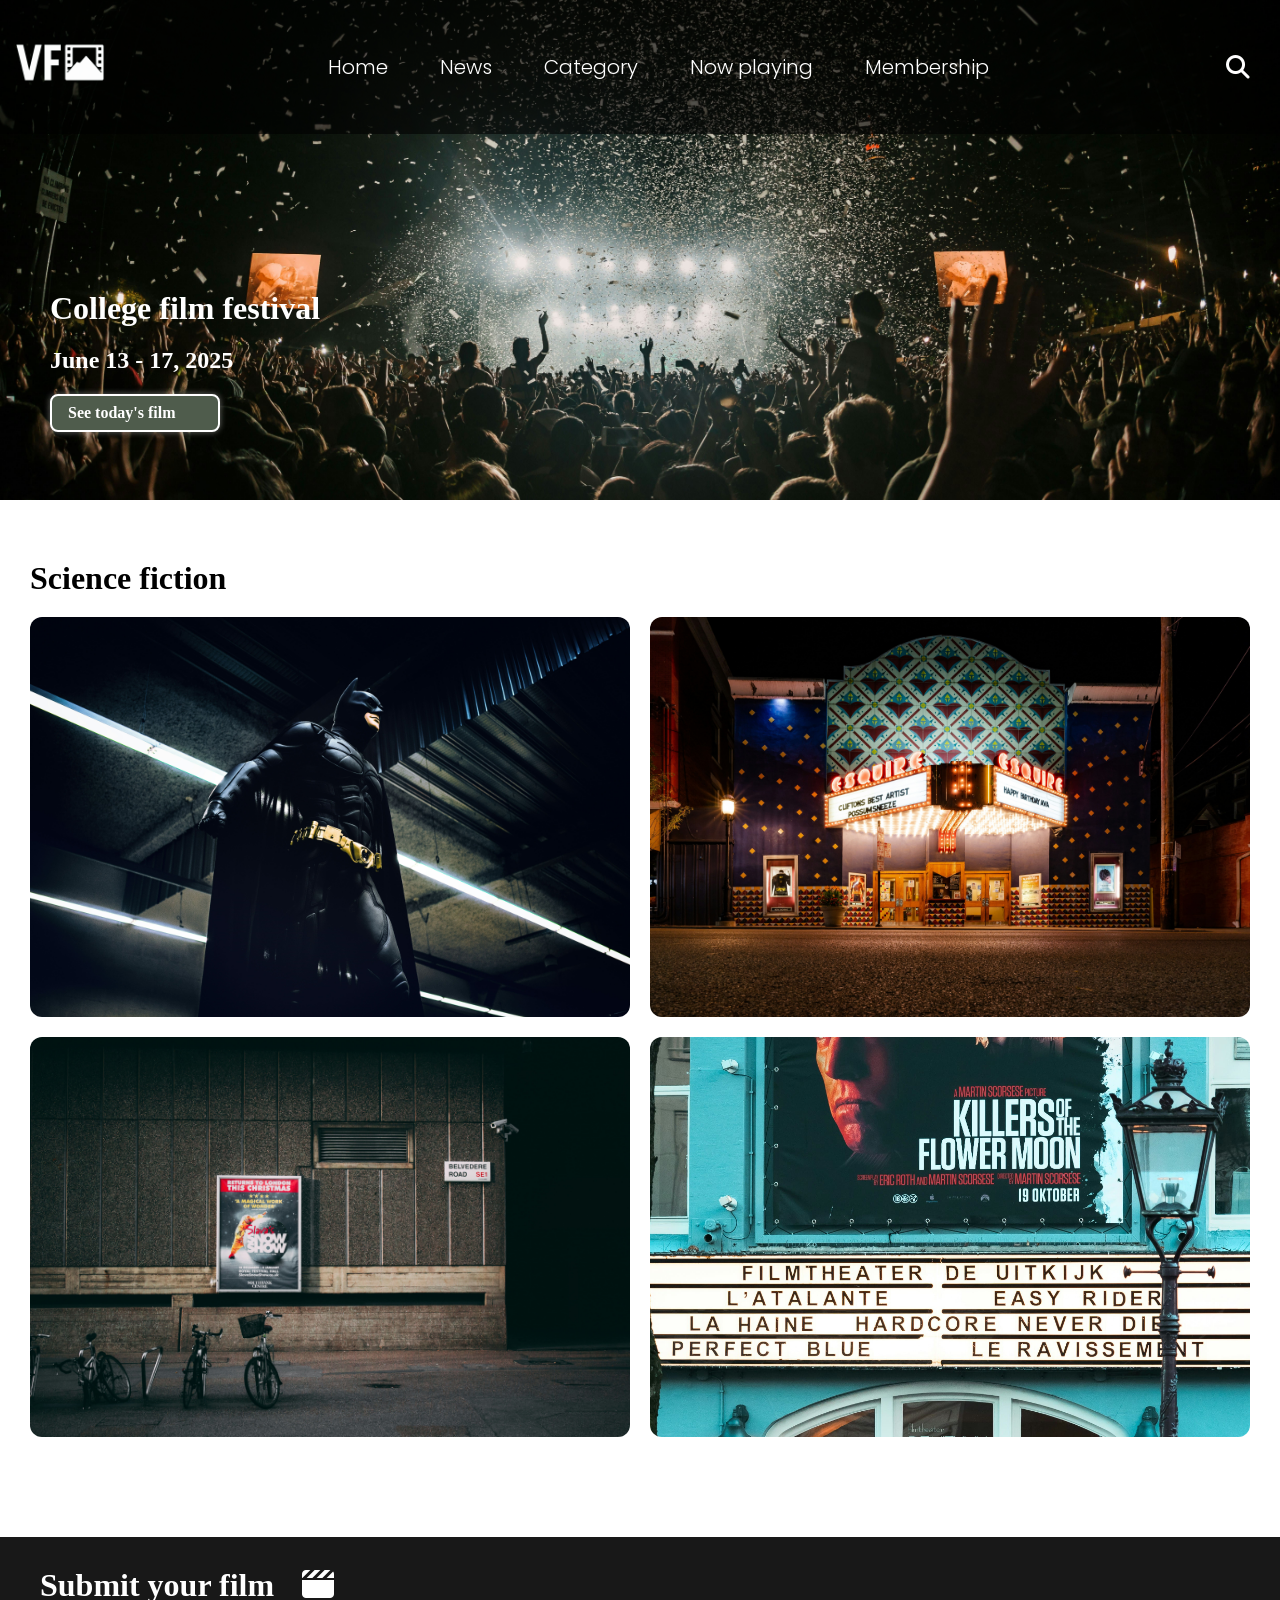
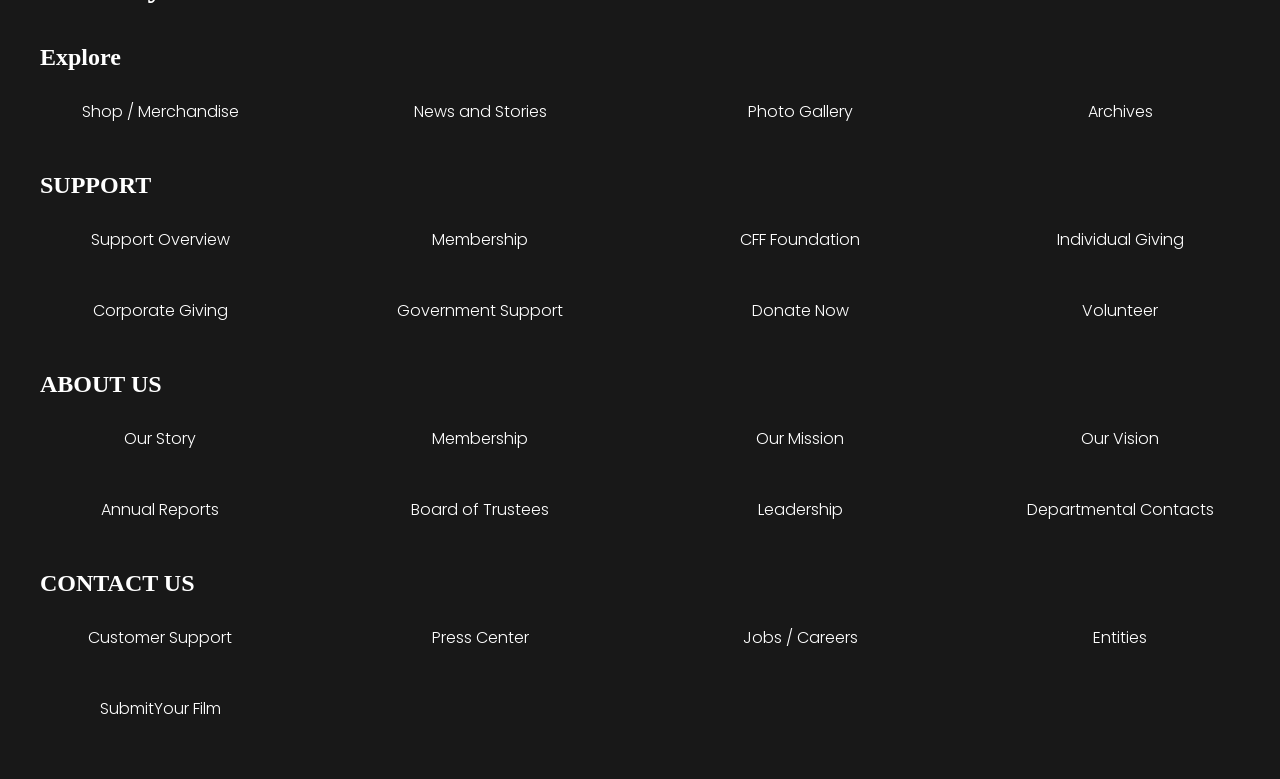
<file: Html:Css Layout/archive.html>
<!DOCTYPE html>
<html lang="en">
<head>
    <meta charset="UTF-8">
    <meta name="viewport" content="width=device-width, initial-scale=1.0">
    <title>Movie</title>
    <link rel="stylesheet" href="https://cdnjs.cloudflare.com/ajax/libs/font-awesome/6.5.0/css/all.min.css">
    <script src="main.js" defer></script>
    <link rel="stylesheet" href="style.css">
    <link href="https://fonts.googleapis.com/css2?family=Poppins:wght@400;600&display=swap" rel="stylesheet">
</head>
<body>
    <header>
        <div class="top">
            <img src="image/vf-logo.png" alt="Vancouver Film Festival Logo" class="logo">
            <div class="top-menu">
                <a href="index.html">Home</a>
                <a href="#news">News</a>
                <a href="archive.html">Category</a>
                <a href="#now-playing">Now playing</a>
                <a href="#call-to-action">Membership</a>
            </div>

            <div class="top-icon">
                <i class="fas fa-search"></i>
                <button class="hamburger">
                    <i class="fa-solid fa-bars"></i>
                </button>
            </div>
        </div>

        <div class="overlay-menu">
            <button class="close-btn"><i class="fa-solid fa-xmark"></i></button>
            <nav class="overlay-nav">
                <a href="index.html">Home</a>
                <a href="#news">News</a>
                <a href="archive.html">Category</a>
                <a href="#now-playing">Now Playing</a>
                <a href="#call-to-action">Membership</a>
            </nav>
        </div>

        <div class="hero">
            <h1>College film festival</h1>
            <h2>June 13 - 17, 2025</h2>
            <a href="#todays-films" class="hero-btn">See today's film</a>
        </div>
    </header>

    <main>

    <div class="category" id="category">
        <h1>Science fiction</h1>
        <div class="feature-wrapper">
            <div class="feature">
                
                <div class="feature-card">
                    <div class="feature-content">
                        <h1 class="movie-title">Batman</h1>
                        <h1>June 13-17</h1>
                        <h2>Science fiction</h2>
                        <a href="overtheedge.html">See details</a>
                        <button class="share-btn"><i class="fa-solid fa-share-nodes"></i></button>
                    </div>
                </div>    
                <div class="feature-card">
                    <div class="feature-content">
                        <h1 class="movie-title">Silent Horizon</h1>
                        <h1>June 13-16</h1>
                        <h2>Science fiction</h2>
                        <a href="overtheedge.html">See details</a>
                        <button class="share-btn"><i class="fa-solid fa-share-nodes"></i></button>
                    </div>
                </div>  
                <div class="feature-card">
                    <div class="feature-content">
                        <h1 class="movie-title">Fragments of Tomorrow</h1>
                        <h1>June 14-17</h1>
                        <h2>Science fiction</h2>
                        <a href="overtheedge.html">See details</a>
                        <button class="share-btn"><i class="fa-solid fa-share-nodes"></i></button>
                    </div>
                </div>   
                <div class="feature-card">
                    <div class="feature-content">
                        <h1 class="movie-title">Beneath the Starlit Sky</h1>
                        <h1>June 13-15</h1>
                        <h2>Science fiction</h2>
                        <a href="overtheedge.html">See details</a>
                        <button class="share-btn"><i class="fa-solid fa-share-nodes"></i></button>
                    </div>
                </div>   
                
            </div>
        </div>
    </div>


        <footer id="footer">
            <div class="submit">
                <a href="#">Submit your film <i class="fa-solid fa-clapperboard"></i> </a>
            </div>

            <div class="explore">
                <h2>Explore</h2>
                <div class="explore-menu">
                    <a href="#">Shop / Merchandise</a>
                    <a href="#">News and Stories</a>
                    <a href="#">Photo Gallery</a>
                    <a href="#">Archives</a>
                </div>
            </div>

            <div class="support">
                <h2>SUPPORT</h2>
                <div class="support-menu">
                    <a href="#">Support Overview</a>
                    <a href="#">Membership</a>
                    <a href="#">CFF Foundation</a>
                    <a href="#">Individual Giving</a>
                    <a href="#">Corporate Giving</a>
                    <a href="#">Government Support</a>
                    <a href="#">Donate Now</a>
                    <a href="#">Volunteer</a>
                </div>
            </div>

            <div class="about">
                <h2>ABOUT US</h2>
                <div class="about-menu">
                    <a href="#">Our Story</a>
                    <a href="#">Membership</a>
                    <a href="#">Our Mission</a>
                    <a href="#">Our Vision</a>
                    <a href="#">Annual Reports</a>
                    <a href="#">Board of Trustees</a>
                    <a href="#">Leadership</a>
                    <a href="#">Departmental Contacts</a>
                </div>
            </div>

            <div class="contact">
                <h2>CONTACT US</h2>
                <div class="contact-menu">
                    <a href="#">Customer Support</a>
                    <a href="#">Press Center</a>
                    <a href="#">Jobs / Careers</a>
                    <a href="#">Entities</a>
                    <a href="#">SubmitYour Film</a>
                </div>
            </div>

        </footer>
    </main>
    
</body>
</html>
</file>
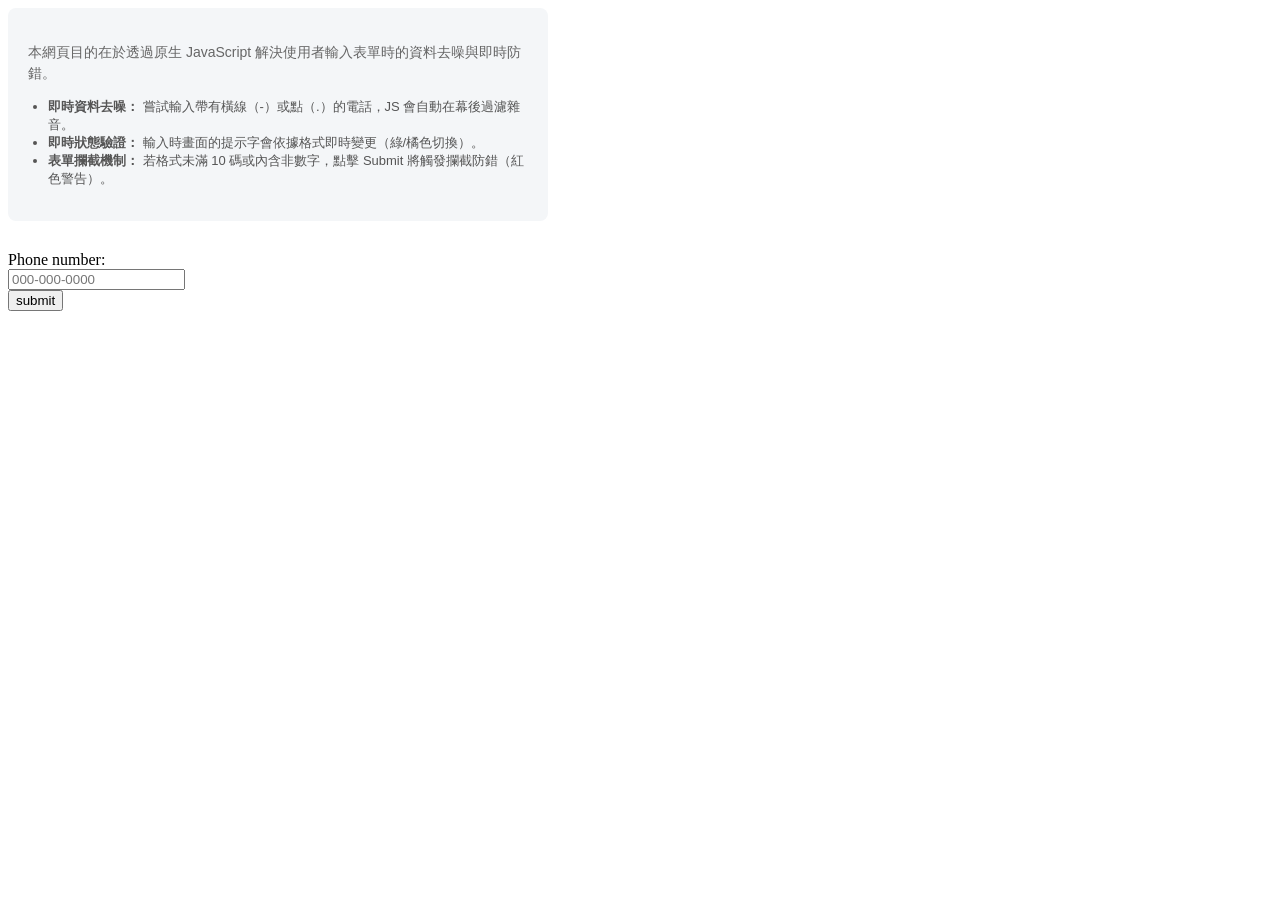
<file: JavaScript Lab/tasks.html>
<!DOCTYPE html>
<html lang="en">
<head>
    <meta charset="UTF-8">
    <meta name="viewport" content="width=device-width, initial-scale=1.0">
    <title>Phone Number Form</title>

    <style>
        label, input {
            display: block;
        }

        .validation-message {
            color:orange;
            font-weight: bold;
        }

        /* Use this class for the message when the user types a valid number. */
        .valid {
            color: green;
        }

        /* Use this class for the message when the user SUBMITS an invalid number. */
        .invalid {
            color:red;
        }

        #success {
            background-color: aquamarine;
            color: green;
            padding:1rem;
            display:none;
        }

        /* Use this class for the "success" message box when the user submits a valid number. */
        #success.show-success {
            display:block;
        }

    </style>
</head>
<body>
            
        <div style="background-color: #f4f6f8; padding: 20px; border-radius: 8px; margin-bottom: 30px; font-family: sans-serif; max-width: 500px;">
            <p style="font-size: 14px; color: #666; line-height: 1.5;">
                本網頁目的在於透過原生 JavaScript 解決使用者輸入表單時的資料去噪與即時防錯。
            </p>
            <ul style="font-size: 13px; color: #555; padding-left: 20px;">
                <li><strong>即時資料去噪：</strong> 嘗試輸入帶有橫線（-）或點（.）的電話，JS 會自動在幕後過濾雜音。</li>
                <li><strong>即時狀態驗證：</strong> 輸入時畫面的提示字會依據格式即時變更（綠/橘色切換）。</li>
                <li><strong>表單攔截機制：</strong> 若格式未滿 10 碼或內含非數字，點擊 Submit 將觸發攔截防錯（紅色警告）。</li>
            </ul>
        </div>
<!-- 說明區塊結束，底下接你原本的 <form> -->
    <form id="form" >
        <label>
            Phone number:
            <input type="text" name="phone" id="phone-input" placeholder="000-000-0000">
            <!-- The span below should tell the user, in real time, about the validity of their input. -->
            <span class="invalid" id="phone-validation-message"></span>
        </label>
        <input type="submit" value="submit">
    </form>

    <!-- Note that the below div is hidden by default -->
    <div id="success">
        Thank you for submitting your phone number!
    </div>

    <script>
        let phone = "";
        const validationMessage = document.getElementById('phone-validation-message');
        let successMessage = document.getElementById('success');
        const phoneInput = document.getElementById('phone-input');
        phoneInput.addEventListener('input', function() {         
            phone = phoneInput.value.replaceAll("-", "").replaceAll(".", "");
            if(phone.length == 10 && !isNaN(Number(phone))) {
                validationMessage.textContent = "Phone number validated";
                validationMessage.className = "valid";
            }
            else {    
                validationMessage.textContent = "Please enter a valid number";
                validationMessage.className = "validation-message";
            }
            });

        document.getElementById('form').addEventListener('submit', function(event) {
            event.preventDefault();
  
            if (phone.length !== 10 || isNaN(Number(phone))) {
                validationMessage.textContent = "Invalid phone number.";
                validationMessage.className = "invalid";
                successMessage.style.display = "none";
            } 
            else {
                validationMessage.textContent = "Phone number validated";
                validationMessage.className = "valid";
                successMessage.style.display = "block";
            }
            });
    </script>
</body>
</html>
</file>
<file: Html:Css Layout/style.css>
* {
  margin: 0;
  padding: 0;
  box-sizing: border-box;
}
.top {
    display: flex;
    justify-content: space-between;
    background-color: rgba(0, 0, 0, 0.6);
}
.top img {
  padding-top: 5px;
  width: 120px;
  height: 120px;
}
.top-menu {
    display: flex;
    align-items: center;
    justify-content: space-around;
    gap: 20px;
    font-size: 20px;
}
.top-menu a {
    position: relative;
    display: inline-block;
    padding: 8px 16px;
    color: white;
    text-decoration: none;
    z-index: 0;
    transition: color 0.3s ease;
    font-family: 'Poppins', sans-serif;
    font-weight: 300;
}
.top-menu a::before, .explore-menu a::before, .support-menu a::before, .about-menu a::before, .contact-menu a::before {
    content: "";
    position: absolute;
    inset: 0;
    border: 2px solid white;
    border-radius: 6px;
    opacity: 0;
    transform: scale(0.85);
    transition: all 0.3s ease;
    z-index: -1;
}
.top-menu a:hover::before, .explore-menu a:hover::before, .support-menu a:hover::before, .about-menu a:hover::before, .contact-menu a:hover::before  {
    opacity: 1;
    transform: scale(1);
}
.fa-search{
    color: white;
    font-size: 24px;
    background: none;
    border: none;
    padding: 0;
    cursor: pointer;
    display: inline-block;
    padding: 55px 30px;
}
header {
    background-image: url("image/danny-howe-bn-D2bCvpik-unsplash.jpg"); 
    background-size: cover;       
    background-position: center;   
    background-repeat: no-repeat;
    height: 500px;
    margin-bottom: 30px;
}
.hero {
    position: absolute;
    top: 290px;
    left: 50px;
    color: white;
    display: flex;
    gap: 20px;
    flex-direction: column;
}
.hero-btn {
    display: inline-block;
    padding: 8px 16px;
    font-size: 16px;
    font-weight: 600;
    color: white;
    background-color: rgb(79, 92, 76);
    border: 2px solid white;
    border-radius: 8px;
    text-decoration: none;
    transition: all 0.3s ease;
    cursor: pointer;
    box-shadow: 0 0 6px rgba(255,255,255,0.4);
    max-width: 170px;
}
.hero-btn:hover {
    background-color: rgba(255, 255, 255, 0.868);
    color: #111;
    box-shadow: 0 0 12px rgba(255,255,255,0.7);
}
.feature {
    display: grid;
    grid-template-columns: 1fr 1fr;
    justify-content: start;
    align-items: center;
    gap: 20px;
    padding-top: 20px;
}
.featured-films {
    padding: 60px 40px;
}
.feature-card {
    display: flex;
    flex-direction: column;
    padding-top: 20px;
    position: relative;
    width: 100%;
    height: 400px;
    border-radius: 12px;
    overflow: hidden;
    background-size: cover;
    background-position: center;
    transition: transform 0.3s ease;
    cursor: pointer;
}
.feature-content {
    position: absolute;
    inset: 0;
    background-color: rgba(0, 0, 0, 0.7);
    padding: 20px;
    opacity: 0;
    transition: opacity 0.3s ease;
    display: flex;
    flex-direction: column;
    justify-content: start;
    color: white;
}
.feature-content h2 {
    font-size: 20px;
    color: #ffd700;
    padding-top: 10px;
    padding-left: 5px;
}
.feature-content p {
    font-size: 16px;
}
.feature-card:hover .feature-content {
    opacity: 1;
}
.feature-content a {
    position: absolute;
    bottom: 20px;
    right: 20px;
    background-color: #ffd700;
    color: #111;
    padding: 8px 14px;
    border: none;
    border-radius: 6px;
    font-size: 14px;
    font-weight: 600;
    text-decoration: none;
    transition: background-color 0.3s ease, color 0.3s ease;
    box-shadow: 0 2px 6px rgba(0, 0, 0, 0.3);
}
.feature-content a:hover {
    background-color: white;
    color: #111;
}
.feature-card:nth-child(1) {
  background-image: url('image/serge-kutuzov-meqVd5zwylI-unsplash.jpg');
}
.feature-card:nth-child(2) {
  background-image: url('image/dylan-freedom-hYkWbfpxYs8-unsplash.jpg');
}
.feature-card:nth-child(3) {
  background-image: url('image/jeremy-downes-CLghNOrloa0-unsplash.jpg');
}
.feature-card:nth-child(4) {
  background-image: url('image/peyman-shojaei-rI-inb82slw-unsplash.jpg');
}
.feature-card:hover {
    transform: scale(1.03);
}
.news {
    display: grid;
    grid-template-columns: 1fr 1fr 1fr;
    justify-content: start;
    align-items: center;
    gap: 20px;
    padding-top: 20px;
}
.news-article {
    display: flex;
    flex-direction: column;
    padding-top: 20px;
    position: relative;
    width: 100%;
    height: 300px;
    border-radius: 12px;
    overflow: hidden;
    background-size: cover;
    background-position: center;
    transition: transform 0.3s ease;
    cursor: pointer;
}
.news-container {
    padding: 20px 20px;
}
.news-content {
    color: white;
    padding: 20px 0;
}
.news-article:nth-child(1) {
  background-image: url('image/lucas-santos-Xx1OQBR3mns-unsplash.jpg');
}
.news-article:nth-child(2) {
  background-image: url('image/deon-fosu-ZQZrvL7DwiI-unsplash.jpg');
}
.news-article:nth-child(3) {
  background-image: url('image/hanvin-cheong-EfLy5-QAb9s-unsplash.jpg');
}
.news-article:hover {
    transform: scale(1.03);
}
.news-content {
    position: absolute;
    inset: 0;
    background-color: rgba(0, 0, 0, 0.7);
    padding: 20px;
    opacity: 0;
    transition: opacity 0.3s ease;
    display: flex;
    flex-direction: column;
    justify-content: start;
}
.news-content h3 {
    font-size: 24px;
    padding-bottom: 20px;
}
.news-content p {
    font-size: 16px;
}
.news-article:hover .news-content {
    opacity: 1;
}
.news-content a {
    position: absolute;
    bottom: 20px;
    right: 20px;
    background-color: #ffd700;
    color: #111;
    padding: 8px 14px;
    border: none;
    border-radius: 6px;
    font-size: 14px;
    font-weight: 600;
    text-decoration: none;
    transition: background-color 0.3s ease, color 0.3s ease;
    box-shadow: 0 2px 6px rgba(0, 0, 0, 0.3);
}
.news-content a:hover {
    background-color: white;
    color: #111;
}
.now {
    display: grid;
    grid-auto-flow: column;
    grid-auto-columns: minmax(380px, 1fr); 
    gap: 20px;
    overflow-x: auto;
    scroll-snap-type: x mandatory;
    padding: 20px 0;
    scroll-padding-left: 20px;
}
.now-playing-container {
    padding: 50px 20px;
}
.film-card {
    height: 600px;
    background-size: cover;
    background-position: center;
    border-radius: 12px;
    position: relative;
    scroll-snap-align: start;
    transition: transform 0.3s ease;
}
.film-card:nth-child(1) {
    background-image: url("image/Untitled.jpeg"); 
}
.film-card:nth-child(2) {
    background-image: url("image/alessandro-sacchi-nENDChkU9ss-unsplash.jpg"); 
}
.film-card:nth-child(3) {
    background-image: url("image/efe-kurnaz-RnCPiXixooY-unsplash.jpg"); 
}
.film-card:nth-child(4) {
    background-image: url("image/karina-lago--OpEshnHkWk-unsplash.jpg"); 
}
.film-card:nth-child(5) {
    background-image: url("image/library-of-congress-3ujfoSnBcI4-unsplash.jpg"); 
}
.film-card:nth-child(6) {
    background-image: url("image/mcgill-library-V1IjTXINee0-unsplash.jpg"); 
}
.film-card:nth-child(7) {
    background-image: url("image/man-zok-chiang-f72pJYH6CSE-unsplash.jpg"); 
}
.film-card:nth-child(8) {
    background-image: url("image/xiang-ji-qfqJd9zTScQ-unsplash.jpg"); 
}
.film-card:hover {
    transform: scale(1.03);
}
.film-content {
    position: absolute;
    color: white;
    inset: 0;
    background-color: rgba(0, 0, 0, 0.4);
    padding: 20px;
    display: flex;
    flex-direction: column;
    justify-content: start;
    padding: 40% 30px;
    opacity: 0;
    transition: opacity 0.3s ease;
    pointer-events: none;
}
.film-card:hover .film-content {
    opacity: 1;
    pointer-events: auto;
}
.film-card a:hover {
    background-color: white;
    color: #111;
}

.film-card a {
    margin-top: 20px;
    width: 150px;
    text-align: center;
    background-color: #ffd700;
    color: #111;
    padding: 14px 14px;
    border: none;
    border-radius: 6px;
    font-size: 16px;
    font-weight: 600;
    text-decoration: none;
    transition: background-color 0.3s ease, color 0.3s ease;
    box-shadow: 0 2px 6px rgba(0, 0, 0, 0.3);
}
.share-btn {
    position: absolute;
    bottom: 20px;
    left: 20px;
    color: white;
    border: none;
    padding: 0px;
    font-size: 28px;
    background: none;  
    border: none; 
    cursor: pointer;
}
.now-wrapper {
    position: relative;
}
.now-arrow, .rec-prev, .rec-next {
    position: absolute;
    top: 45%;
    transform: translateY(-50%);
    z-index: 2;
    color: white;
    border: none;
    background: none; 
    width: 50px;
    height: 50px;
    font-size: 100px;
    cursor: pointer;
}
.now-prev, .rec-prev {
    left: 8px;
}
.now-next, .rec-next {
    right: 8px;
}
.recommendation-container {
    padding: 20px 20px;
    margin-top: 50px;
}
.recommendation {
    display: grid;
    grid-auto-flow: column;
    grid-auto-columns: minmax(380px, 1fr); 
    gap: 20px;
    overflow-x: auto;
    scroll-snap-type: x mandatory;
    padding: 20px 0;
    scroll-padding-left: 20px;
}
.call-to-action h1, .sponsor-container h1 {
    font-size: 48px;
    color: #ebbb63;
    padding-bottom: 30px;
    text-align: center;
}
.call-to-action {
    display: flex;
    flex-direction: column;
    justify-content: center;
    align-items: center;
    flex-wrap: wrap;
    margin-top: 40px;
    background-color: #b22222;
    height: 400px;
}
.buttons {
    display: flex;
    align-items: center;
    flex-wrap: wrap;
    gap: 20px;
    width: 500px; 
}
.buttons a:hover {
    transform: scale(1.04);
}
.buttons a {
    display: flex;
    flex: 1 1 calc(50% - 10px);
    background-color: #ffd700;
    color: #111;
    text-decoration: none;
    text-align: center;
    padding: 20px 10px;
    border-radius: 6px;
    align-items: center;
    justify-content: center;
    gap: 15px;
    font-weight: bold;
    transition: background-color 0.3s ease;
}
.buttons a:hover {
    background-color: #F5F5F5;
}
.sponsor-container {
    display: flex;
    flex-direction: column;
    flex-wrap: wrap;    
    padding: 40px 0;
    background-color: #f5f5f5;
    height: 340px;
}
.sponsor {
    display: grid;
    grid-template-columns: repeat(6, 80px); 
    gap: 100px; 
    padding-top: 30px;
    justify-content: center;
    align-items: center;
}
.sponsor img {
    width: 100%;
    height: auto;
}
.submit {
    padding-top: 30px;
}
.submit a {
    text-decoration: none;
    font-size: 32px; 
    color: white;
    font-weight: bold;
    padding: 40px;
}
.submit i {
    font-size: 32px;
    color: white;
    padding-left: 20px;
}
footer {
    background-color: rgb(24, 24, 24);
    padding-bottom: 50px;
    margin-top: 70px;
}
footer h2 {
    color: white;
    padding: 20px 40px;
    margin-top: 20px;
}
.support-menu, .about-menu, .explore-menu, .contact-menu {
    display: grid;
    grid-template-columns: repeat(4, 1fr); 
    justify-items: center;
    row-gap: 30px;
}
.support-menu a, .about-menu a, .explore-menu a, .contact-menu a  {
    position: relative;
    padding: 8px 10px;
    color: white;
    text-decoration: none;
    z-index: 0;
    transition: color 0.3s ease;
    font-family: 'Poppins', sans-serif;
    font-weight: 300;
    font-size: 16px;
}
.contact-menu a {
    font-size: 16px;
}
.movie {
    display: grid;
    grid-template-columns: 1fr 2fr ;
    padding: 40px 30px;
    gap: 30px;
}
.movie img{
    width: 100%;
    height: auto;
    object-fit: cover;
    max-width: 100%;
    border-radius: 12px;
}
.movie-content a {
    text-decoration: none;
    font-size: 24px;
    font-weight: bold;
    color:#ebbb63;
}
.movie-content h1 {
    font-size: 42px;
    padding-top: 5px;
}
.movie-content h2 {
   padding-bottom: 5px;
}
.container {
    display: flex;
    align-items: flex-start;
    gap: 10px;
}
.container p {
  margin: 3px;              
  line-height: 1.4;      
}
.movie-time {
    display: flex;
    gap: 8px;
    font-size: 18px;
    font-weight: bold;
    padding: 10px 0;
}
.showtime {
    display: flex;
    gap: 30px;
    padding-top: 15px;
}
.showtime p {
    width: 190px;
    text-align: center;
    background-color: #ffd700;
    color: #111;
    padding: 8px 8px;
    border: none;
    border-radius: 4px;
    font-size: 14px;
    font-weight: 600;
    text-decoration: none;
}
.comment {
    border-top: 3px solid rgb(22, 22, 22);
    margin-top: 25px;
    padding-top: 30px;
    font-family: 'Poppins', sans-serif;
}
.showtime i {
    margin-right: 10px; 
}
.movie-title {
    margin-bottom: 20px;
    color:#ebbb63;
}
.category {
    padding: 30px 30px;
}
.film-card-science:nth-child(1) {
    background-image: url("image/Untitled.jpeg"); 
}
.film-card-science:nth-child(2) {
    background-image: url("image/alessandro-sacchi-nENDChkU9ss-unsplash.jpg"); 
}
.film-card-drama:nth-child(1) {
    background-image: url("image/efe-kurnaz-RnCPiXixooY-unsplash.jpg"); 
}
.film-card-drama:nth-child(2) {
    background-image: url("image/karina-lago--OpEshnHkWk-unsplash.jpg"); 
}
.film-card-fantasy:nth-child(1) {
    background-image: url("image/library-of-congress-3ujfoSnBcI4-unsplash.jpg"); 
}
.film-card-fantasy:nth-child(2) {
    background-image: url("image/mcgill-library-V1IjTXINee0-unsplash.jpg"); 
}
.film-card-romance:nth-child(1) {
    background-image: url("image/man-zok-chiang-f72pJYH6CSE-unsplash.jpg"); 
}
.film-card-romance:nth-child(2) {
    background-image: url("image/xiang-ji-qfqJd9zTScQ-unsplash.jpg"); 
}
.movie-category {
    height: 600px;
    background-size: cover;
    background-position: center;
    border-radius: 12px;
    position: relative;
    scroll-snap-align: start;
    transition: transform 0.3s ease;
}
.movie-category:hover {
    transform: scale(1.03);
}
.movie-category:hover .film-content {
    opacity: 1;
    pointer-events: auto;
}
.movie-category a {
    margin-top: 20px;
    width: 150px;
    text-align: center;
    background-color: #ffd700;
    color: #111;
    padding: 14px 14px;
    border: none;
    border-radius: 6px;
    font-size: 16px;
    font-weight: 600;
    text-decoration: none;
    transition: background-color 0.3s ease, color 0.3s ease;
    box-shadow: 0 2px 6px rgba(0, 0, 0, 0.3);
}
.hamburger {
    display: none; 
    background: none;
    border: none;
    font-size: 24px;
    color: white;
    cursor: pointer;
}
.top-icon {
    display: flex;
    align-items: center;
    justify-items: center;
}
.mobile-menu {
    display: none;
}
.overlay-nav {
    display: flex;
    flex-direction: column;
    gap: 15px;
    justify-items: center;
    align-items: center;
}
.overlay-menu {
    position: fixed;
    top: 0;
    left: 0;
    width: 100%;
    height: 100%;
    background-color: rgba(0, 0, 0, 0.95);
    display: none;
    flex-direction: column;
    justify-content: center;
    align-items: center;
    z-index: 999;
    transition: opacity 0.3s ease;
}
.overlay-menu.show {
    display: flex;
}
.overlay-nav a {
    color: white;
    font-size: 32px;
    text-decoration: none;
    margin: 20px 0;
    font-family: 'Poppins', sans-serif;
    font-weight: 600;
    transition: color 0.3s ease;
}
.overlay-nav a:hover {
    color: #ffd700;
}
.close-btn {
    position: absolute;
    top: 20px;
    right: 30px;
    background: none;
    border: none;
    font-size: 40px;
    color: white;
    cursor: pointer;
}
.detail {
    display: flex;
}
.detail-1, .detail-2 {
    display: flex;
    flex-direction: column;
}
.hamburger {
    background: none;
    border: none;
    font-size: 28px;
    color: white;
    cursor: pointer;
}
@media (max-width: 1000px) {
    .sponsor {
        grid-template-columns: repeat(6, 80px); 
        gap: 10px 50px;
    }
}

@media (max-width: 900px) {
    .top-menu {
            display: none; 
    }

    .hamburger {
            display: block;
            padding-right: 30px;
    }

    .mobile-menu {
        display: none;
        flex-direction: column;
        position: absolute;
        top: 60px;  
        right: 20px;
        background-color: rgba(0, 0, 0, 0.9);
        padding: 20px;
        border-radius: 8px;
    }

    .mobile-menu a {
        color: white;
        padding: 10px 0;
        text-decoration: none;
    }

    .mobile-menu.show {
        display: flex;
    }

    .sponsor {
        grid-template-columns: repeat(6, 80px); 
        gap: 10px 50px;
    }
    .sponsor-container {
        height: 300px;
    }
    .support-menu, .about-menu, .explore-menu {
        padding-left: 20px;
        padding-right: 20px;
    }
    .support-menu, .about-menu, .explore-menu {
        padding-left: 20px;
        padding-right: 20px;
    }
    .support-menu, .about-menu, .explore-menu, .contact-menu {
        grid-template-columns: repeat(3, 1fr); 
        row-gap: 30px;
        padding-left: 20px;
        padding-right: 20px;
    }
}

@media (max-width: 850px) {
    .news {
        grid-template-columns: 1fr 1fr;
    }
    .now, .recommendation {
        grid-auto-columns: minmax(300px, 1fr); 
    }
    .film-card, .movie-category {
        height: 500px;
    }
    .call-to-action {
        height: 350px;
    }
    .sponsor {
        grid-template-columns: repeat(3, 80px); 
        gap: 20px 60px;
    }
    .sponsor-container {
        height: 400px;
    }
    .movie {
        display: grid;
        grid-template-columns: 1fr;
        padding: 40px 30px;
        gap: 30px;
    }
    .movie img{
        width: 50%;
        margin: 0 auto;
        height: auto;
        object-fit: cover;
        max-width: 100%;
        border-radius: 12px;
    }
    .feature {
        grid-template-columns: 1fr;
    }
}

@media (max-width: 600px) {
    .news {
        grid-template-columns: 1fr;
    }
    .now, .recommendation {
        grid-auto-columns: minmax(200px, 1fr); 
    }
    .film-card, .movie-category {
        height: 400px;
    }
    .film-content h1 {
        font-size: 24px;
    }
    .film-card a {
        width: 100px;
        padding: 10px 14px;
        font-size: 12px;
    }
    .now-arrow {
        font-size: 70px;
    }
    .now-prev {
        left: 0px;
    }
    .now-next {
        right: 5px;
    }
    .buttons {
        width: 400px; 
    }
    .buttons a {
        font-size: 14px;
    }
    .call-to-action h1 {
        font-size: 36px;
    }
    .call-to-action {
        height: 300px;
    }
    .support-menu, .about-menu, .explore-menu, .contact-menu {
        grid-template-columns: repeat(2, 1fr); 
        row-gap: 30px;
        padding-left: 20px;
        padding-right: 20px;
    }
}
</file>
